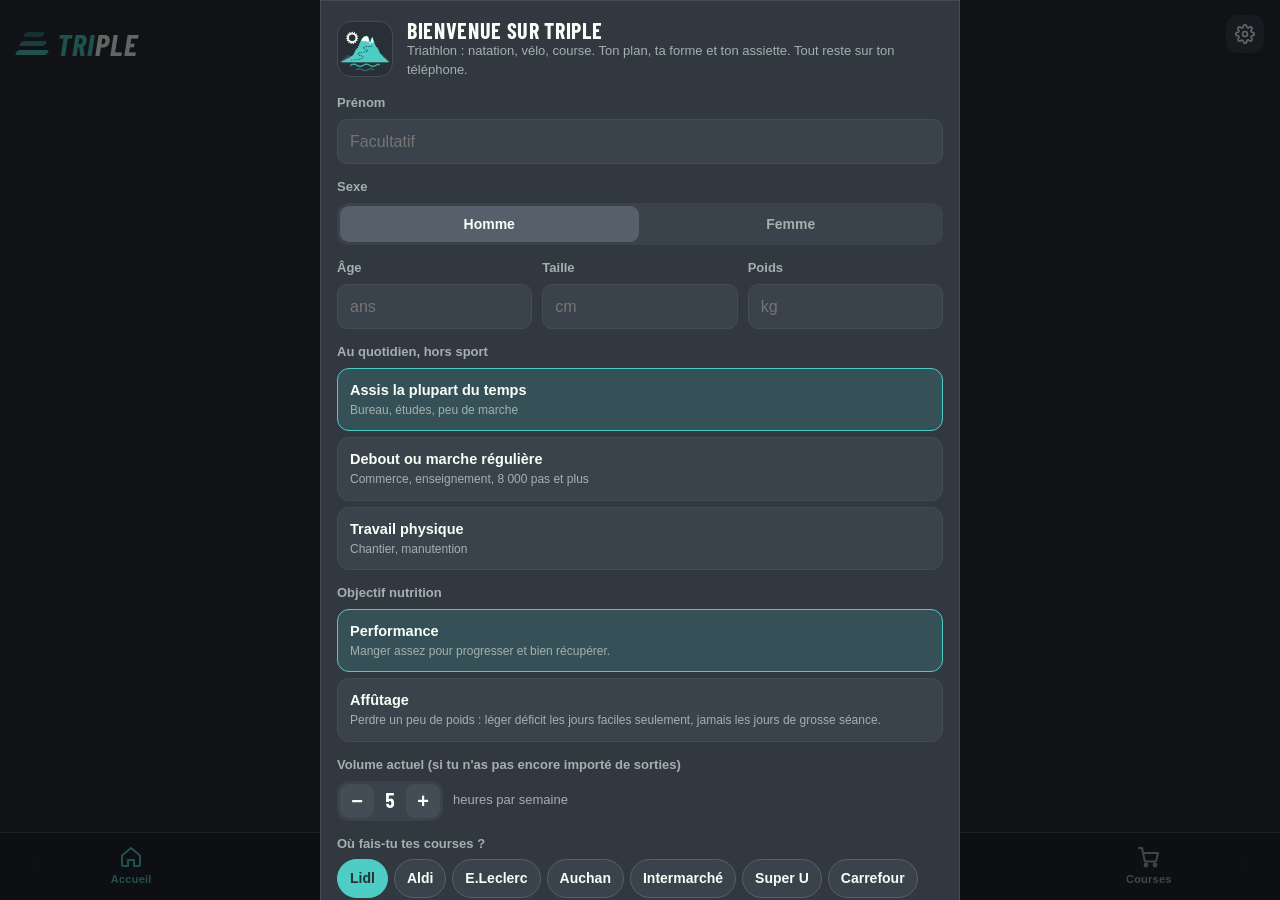
<file: index.html>
<!doctype html>
<html lang="fr">
<head>
<meta charset="utf-8">
<meta name="viewport" content="width=device-width, initial-scale=1, maximum-scale=1, user-scalable=no, viewport-fit=cover">
<title>Triple</title>
<meta name="description" content="Natation, vélo et course : plan d'entraînement, forme, repas et courses.">
<meta name="theme-color" content="#292F36">
<meta name="apple-mobile-web-app-capable" content="yes">
<meta name="mobile-web-app-capable" content="yes">
<meta name="apple-mobile-web-app-status-bar-style" content="black-translucent">
<meta name="apple-mobile-web-app-title" content="Triple">
<link rel="apple-touch-icon" href="icons/icon-180.png">
<link rel="icon" type="image/png" sizes="192x192" href="icons/icon-192.png">
<link rel="manifest" href="manifest.webmanifest">
<link rel="preload" href="fonts/barlow-condensed-latin-700-normal.woff2" as="font" type="font/woff2" crossorigin>
<link rel="stylesheet" href="styles.css">
</head>
<body>
<header class="topbar" id="topbar">
  <h1 id="title"><span class="brandmark" role="img" aria-label="Triple"><span class="sp" aria-hidden="true"><b></b><b></b><b></b></span><span class="w" aria-hidden="true"><em>TRI</em>PLE</span></span></h1>
  <div class="row">
    <button class="iconbtn" id="sync-btn" aria-label="Synchroniser avec Intervals.icu" hidden>
      <svg viewBox="0 0 24 24" fill="none" stroke="currentColor" stroke-width="2" stroke-linecap="round" stroke-linejoin="round"><path d="M21 12a9 9 0 0 1-15.5 6.2L3 16"/><path d="M3 12a9 9 0 0 1 15.5-6.2L21 8"/><path d="M21 3v5h-5M3 21v-5h5"/></svg>
    </button>
    <button class="iconbtn" id="layout-btn" aria-label="Organiser les blocs" hidden>
      <svg viewBox="0 0 24 24" fill="none" stroke="currentColor" stroke-width="2" stroke-linecap="round" stroke-linejoin="round"><path d="M4 6h10M4 12h10M4 18h10"/><path d="M19 4v16M16.5 6.5 19 4l2.5 2.5M16.5 17.5 19 20l2.5-2.5"/></svg>
    </button>
    <button class="iconbtn" id="open-settings" aria-label="Réglages et sauvegarde">
      <svg viewBox="0 0 24 24" fill="none" stroke="currentColor" stroke-width="2" stroke-linecap="round" stroke-linejoin="round"><circle cx="12" cy="12" r="3"/><path d="M19.4 15a1.7 1.7 0 0 0 .3 1.8l.1.1a2 2 0 1 1-2.8 2.8l-.1-.1a1.7 1.7 0 0 0-1.8-.3 1.7 1.7 0 0 0-1 1.5V21a2 2 0 0 1-4 0v-.1a1.7 1.7 0 0 0-1.1-1.5 1.7 1.7 0 0 0-1.8.3l-.1.1a2 2 0 1 1-2.8-2.8l.1-.1a1.7 1.7 0 0 0 .3-1.8 1.7 1.7 0 0 0-1.5-1H3a2 2 0 0 1 0-4h.1a1.7 1.7 0 0 0 1.5-1.1 1.7 1.7 0 0 0-.3-1.8l-.1-.1a2 2 0 1 1 2.8-2.8l.1.1a1.7 1.7 0 0 0 1.8.3H9a1.7 1.7 0 0 0 1-1.5V3a2 2 0 0 1 4 0v.1a1.7 1.7 0 0 0 1 1.5 1.7 1.7 0 0 0 1.8-.3l.1-.1a2 2 0 1 1 2.8 2.8l-.1.1a1.7 1.7 0 0 0-.3 1.8V9a1.7 1.7 0 0 0 1.5 1H21a2 2 0 0 1 0 4h-.1a1.7 1.7 0 0 0-1.5 1z"/></svg>
    </button>
  </div>
</header>

<main id="main">
  <div class="update" id="update-banner" hidden><span>Une nouvelle version de l'app est prête.</span><button class="btn primary" id="update-btn">Mettre à jour</button></div>
  <section class="view" id="view-accueil" data-title="Accueil"></section>
  <section class="view" id="view-entrainement" data-title="Entraînement" hidden></section>
  <section class="view" id="view-suivi" data-title="Suivi" hidden></section>
  <section class="view" id="view-repas" data-title="Repas" hidden></section>
  <section class="view" id="view-courses" data-title="Courses" hidden></section>
</main>

<nav class="tabbar" role="tablist" aria-label="Sections">
  <button class="tab" role="tab" data-tab="accueil" aria-selected="true">
    <svg viewBox="0 0 24 24" fill="none" stroke="currentColor" stroke-width="2" stroke-linecap="round" stroke-linejoin="round"><path d="M3 10.5 12 3l9 7.5V20a1 1 0 0 1-1 1h-5v-6H9v6H4a1 1 0 0 1-1-1z"/></svg>Accueil</button>
  <button class="tab" role="tab" data-tab="entrainement" aria-selected="false">
    <svg viewBox="0 0 24 24" fill="none" stroke="currentColor" stroke-width="2" stroke-linecap="round" stroke-linejoin="round"><rect x="3" y="4.5" width="18" height="16" rx="2"/><path d="M3 9.5h18M8 2.5v4M16 2.5v4"/><path d="m8.5 15 2.2 2.2L15.5 13"/></svg>Plan</button>
  <button class="tab" role="tab" data-tab="suivi" aria-selected="false">
    <svg viewBox="0 0 24 24" fill="none" stroke="currentColor" stroke-width="2" stroke-linecap="round" stroke-linejoin="round"><path d="M3 12h4l3-8 4 16 3-8h4"/></svg>Suivi</button>
  <button class="tab" role="tab" data-tab="repas" aria-selected="false">
    <svg viewBox="0 0 24 24" fill="none" stroke="currentColor" stroke-width="2" stroke-linecap="round" stroke-linejoin="round"><path d="M7 3v8a2 2 0 0 0 2 2v8M11 3v6M3 3v6a4 4 0 0 0 4 4"/><path d="M17 21V3c2.2 1.2 4 4 4 7.5V14h-4"/></svg>Repas</button>
  <button class="tab" role="tab" data-tab="courses" aria-selected="false">
    <svg viewBox="0 0 24 24" fill="none" stroke="currentColor" stroke-width="2" stroke-linecap="round" stroke-linejoin="round"><circle cx="9" cy="20" r="1.4"/><circle cx="18" cy="20" r="1.4"/><path d="M2 3h3l2.6 12.2a1.5 1.5 0 0 0 1.5 1.2h8.8a1.5 1.5 0 0 0 1.5-1.1L21 8H6"/></svg>Courses</button>
</nav>

<div id="sheet-root"></div>
<div class="toast" id="toast" role="status" aria-live="polite" hidden></div>
<input type="file" id="import-input" accept="application/json,.json" hidden>

<script src="data.js"></script>
<script src="engine.js"></script>
<script src="demo.js"></script>
<script src="app.js"></script>
</body>
</html>
</file>
<file: styles.css>
@font-face{font-family:"Barlow Condensed";font-weight:600;font-style:normal;font-display:swap;src:url("fonts/barlow-condensed-latin-600-normal.woff2") format("woff2")}
@font-face{font-family:"Barlow Condensed";font-weight:700;font-style:normal;font-display:swap;src:url("fonts/barlow-condensed-latin-700-normal.woff2") format("woff2")}

/* Palette Triple : Gunmetal #292F36, Medium Turquoise #4ECDC4, Mint Cream #F7FFF7. Tout se change ici. */
:root{
  color-scheme:dark;
  --bg:#292F36; --deep:#22272D; --surface:#313840; --surface2:#3A424B; --line:#444C56; --line2:#56606B;
  --ink:#F7FFF7; --muted:#A3B1AE; --faint:#707C7E;
  --acc:#4ECDC4; --acc-ink:#292F36; --acc-soft:rgba(78,205,196,.16); --acc-deep:#2E6F6B; --acc-text:#7EDCD5;
  --natation:#3D8BDB; --velo:#CCFF00; --course:#FF6A13; --padel:#B026FF;
  --good:#4ECDC4; --good-soft:rgba(78,205,196,.16); --warn:#F4C152; --warn-soft:rgba(244,193,82,.16); --bad:#FF7B72; --bad-soft:rgba(255,123,114,.16);
  --display:"Barlow Condensed","Arial Narrow",-apple-system,sans-serif;
  --body:-apple-system,BlinkMacSystemFont,"SF Pro Text","Segoe UI",Roboto,sans-serif;
  --mono:ui-monospace,"SF Mono",Menlo,Consolas,monospace;
  --tabbar:64px;
  --top:env(safe-area-inset-top,0px); --bottom:env(safe-area-inset-bottom,0px);
}
*{box-sizing:border-box;-webkit-tap-highlight-color:transparent}
html,body{margin:0;background:var(--bg);color:var(--ink);font-family:var(--body);font-size:15px;line-height:1.45;-webkit-text-size-adjust:100%}
body{min-height:100vh;overscroll-behavior-y:none}
[hidden]{display:none!important}
button{font:inherit;color:inherit}
/* Pas de zoom au double tap, sur tous les éléments (iPhone). */
*{touch-action:manipulation}
input,select,textarea{font:inherit;color:var(--ink)}
input[type=number],input[type=date],input[type=text],input[type=search],input[type=password],input[type=time]{background:var(--surface2);border:1px solid var(--line);border-radius:10px;padding:10px 12px;font-size:16px;width:100%;min-width:0}
input:focus-visible,button:focus-visible,summary:focus-visible{outline:2px solid var(--acc);outline-offset:2px}
.num{font-variant-numeric:tabular-nums}

/* ---------- structure ---------- */
.topbar{position:sticky;top:0;z-index:20;background:rgba(41,47,54,.88);backdrop-filter:saturate(1.4) blur(14px);-webkit-backdrop-filter:saturate(1.4) blur(14px);padding:calc(var(--top) + 10px) 16px 10px;display:flex;align-items:center;justify-content:space-between;gap:12px;border-bottom:1px solid transparent}
.topbar.scrolled{border-bottom-color:var(--line)}
.topbar h1{margin:0;font-family:var(--display);font-weight:700;font-size:30px;line-height:1;text-transform:uppercase;letter-spacing:.02em}
.topbar h1 em{font-style:normal;color:var(--acc)}
.iconbtn{appearance:none;border:0;background:var(--surface2);width:38px;height:38px;border-radius:12px;display:grid;place-items:center;cursor:pointer;flex:none}
.iconbtn svg{width:20px;height:20px}
.iconbtn.spin svg{animation:spin 1s linear infinite}
@keyframes spin{to{transform:rotate(360deg)}}
main{padding:12px 16px calc(var(--tabbar) + var(--bottom) + 24px);max-width:640px;margin:0 auto;display:flex;flex-direction:column;gap:14px}
.view{display:flex;flex-direction:column;gap:14px}

.tabbar{position:fixed;left:0;right:0;bottom:0;z-index:30;background:rgba(34,39,45,.94);backdrop-filter:saturate(1.4) blur(16px);-webkit-backdrop-filter:saturate(1.4) blur(16px);border-top:1px solid var(--line);padding:6px 4px calc(var(--bottom) + 6px);display:grid;grid-template-columns:repeat(5,1fr)}
.tab{appearance:none;border:0;background:none;display:flex;flex-direction:column;align-items:center;gap:3px;padding:6px 0;color:var(--muted);font-size:11px;font-weight:600;letter-spacing:.02em;cursor:pointer}
.tab svg{width:24px;height:24px}
.tab[aria-selected="true"]{color:var(--acc)}

/* ---------- surfaces ---------- */
.card{background:var(--surface);border:1px solid var(--line);border-radius:18px;padding:16px;display:flex;flex-direction:column;gap:12px}
.card-head{display:flex;justify-content:space-between;align-items:center;gap:10px}
.eyebrow{font-size:11px;font-weight:700;text-transform:uppercase;letter-spacing:.1em;color:var(--muted)}
h2{margin:0;font-family:var(--display);font-weight:700;font-size:22px;text-transform:uppercase;letter-spacing:.03em;line-height:1.05}
h3{margin:0;font-family:var(--display);font-weight:700;font-size:21px;line-height:1.1;text-wrap:balance}
.muted{color:var(--muted)} .small{font-size:13px} .tiny{font-size:12px}
p{margin:0}
.link{appearance:none;border:0;background:none;color:var(--acc-text);font-weight:600;font-size:14px;padding:4px 0;cursor:pointer}
.btn{appearance:none;border:1px solid var(--line2);background:var(--surface2);color:var(--ink);font-weight:600;font-size:15px;padding:11px 16px;border-radius:12px;cursor:pointer;display:inline-flex;align-items:center;justify-content:center;gap:8px;text-align:center}
.btn.primary{background:var(--acc);border-color:var(--acc);color:var(--acc-ink)}
.btn.danger{color:var(--bad);border-color:rgba(255,123,114,.4)}
.btn.block{width:100%}
.btn:disabled{opacity:.5;cursor:default}
.btn:active:not(:disabled){transform:scale(.98)}
.row{display:flex;gap:10px;align-items:center}
.row.wrap{flex-wrap:wrap}
.row.between{justify-content:space-between}
.grow{flex:1;min-width:0}
.chip{display:inline-flex;align-items:center;gap:5px;font-size:12px;font-weight:700;padding:3px 9px;border-radius:999px;white-space:nowrap;letter-spacing:.02em}
.chip.acc{background:var(--acc-soft);color:var(--acc-text)}
.chip.good{background:var(--good-soft);color:var(--good)}
.chip.warn{background:var(--warn-soft);color:var(--warn)}
.chip.bad{background:var(--bad-soft);color:var(--bad)}
.chip.grey{background:var(--surface2);color:var(--muted)}
.chip.sport{background:var(--surface2);color:var(--ink)}
.chip.sport::before{content:"";width:8px;height:8px;border-radius:50%;background:var(--sc,var(--muted))}
.natation{--sc:var(--natation)} .velo{--sc:var(--velo)} .course{--sc:var(--course)} .padel{--sc:var(--padel)} .autre{--sc:var(--muted)}

.stats{display:grid;grid-template-columns:repeat(3,minmax(0,1fr));gap:1px;background:var(--line);border:1px solid var(--line);border-radius:16px;overflow:hidden}
.stats.two{grid-template-columns:repeat(2,minmax(0,1fr))}
.stats.four{grid-template-columns:repeat(4,minmax(0,1fr))}
.stat{background:var(--surface);padding:11px 12px;display:flex;flex-direction:column;gap:2px;min-width:0}
.stat .v{font-family:var(--display);font-weight:700;font-size:26px;line-height:1;font-variant-numeric:tabular-nums;white-space:nowrap}
.stat .v small{font-family:var(--body);font-size:12px;font-weight:500;color:var(--muted);margin-left:2px}
.stats.four .stat{padding:10px 8px}
.stats.four .stat .v{font-size:21px}
@media (max-width:370px){.stats.four{grid-template-columns:repeat(2,minmax(0,1fr))}}

.seg{display:grid;grid-auto-flow:column;grid-auto-columns:1fr;background:var(--surface2);padding:3px;border-radius:12px;gap:3px}
.seg button{appearance:none;border:0;background:none;color:var(--muted);font-weight:600;font-size:14px;padding:8px 6px;border-radius:9px;cursor:pointer;white-space:nowrap}
.seg button[aria-pressed="true"]{background:var(--line2);color:var(--ink)}
.seg.acc button[aria-pressed="true"]{background:var(--acc);color:var(--acc-ink)}

details.fold{border-top:1px solid var(--line);padding-top:10px}
details.fold summary{list-style:none;cursor:pointer;display:flex;justify-content:space-between;align-items:center;font-weight:600;font-size:14px}
details.fold summary::-webkit-details-marker{display:none}
details.fold summary::after{content:"";width:8px;height:8px;border-right:2px solid var(--muted);border-bottom:2px solid var(--muted);transform:rotate(45deg);margin-right:4px;transition:transform .2s}
details.fold[open] summary::after{transform:rotate(-135deg)}
.keys{margin:0;padding-left:18px;display:flex;flex-direction:column;gap:5px;font-size:14px}
.keys li::marker{color:var(--acc)}
.mini-list{display:flex;flex-direction:column}
.mini-list .li{display:flex;justify-content:space-between;align-items:center;gap:10px;padding:8px 0;border-bottom:1px solid var(--line);font-size:14px}
.mini-list .li:last-child{border-bottom:0}
.bar{height:6px;background:var(--surface2);border-radius:99px;overflow:hidden}
.bar i{display:block;height:100%;background:var(--acc);border-radius:99px;transition:width .3s}
.dots{display:flex;gap:6px}
.dots i{width:10px;height:10px;border-radius:50%;background:var(--line2)}
.dots i.on{background:var(--acc)}
.verdict{display:flex;gap:10px;align-items:flex-start;padding:12px 14px;border-radius:14px;background:var(--surface2);font-size:14px}
.verdict.warn{background:var(--warn-soft)} .verdict.bad{background:var(--bad-soft)}
.empty{padding:18px;text-align:center;color:var(--muted);font-size:14px;border:1px dashed var(--line2);border-radius:14px}
.bigval{font-family:var(--display);font-weight:700;font-size:40px;line-height:1;font-variant-numeric:tabular-nums}
.bigval small{font-size:18px;color:var(--muted);margin-left:3px;font-weight:600}
.macros-row{display:flex;gap:16px;flex-wrap:wrap;font-size:13px;color:var(--muted)}
.macros-row b{font-family:var(--display);font-size:20px;color:var(--ink);font-weight:700;margin-right:2px}

/* ---------- séance du jour ---------- */
.hero{position:relative;overflow:hidden;border-radius:22px;padding:18px 16px 16px;background:var(--deep);border:1px solid var(--line);display:flex;flex-direction:column;gap:10px}
.hero::before{content:"";position:absolute;left:0;top:0;bottom:0;width:5px;background:var(--sc,var(--acc))}
.hero svg.ribbon{position:absolute;right:-40px;top:-56px;width:200px;height:155px;opacity:.4;pointer-events:none}
.hero > *:not(.ribbon){position:relative}
.hero .t{font-family:var(--display);font-weight:700;font-size:34px;line-height:.95;text-transform:uppercase;letter-spacing:.01em;text-wrap:balance}
.hero .d{font-family:var(--display);font-weight:700;font-size:56px;line-height:.9;font-variant-numeric:tabular-nums}
.hero .d small{font-size:22px;color:var(--muted);margin-left:6px;font-weight:600}
.track{display:grid;grid-template-columns:repeat(4,1fr);gap:4px}
.track i{height:8px;border-radius:3px;background:var(--line)}
.track i.done{background:var(--acc-deep)}
.track i.now{background:var(--acc);box-shadow:0 0 0 2px rgba(78,205,196,.35)}
.track i.rec{background:repeating-linear-gradient(135deg,var(--line) 0 3px,var(--line2) 3px 6px)}
.track i.rec.now{background:repeating-linear-gradient(135deg,var(--acc) 0 3px,var(--acc-deep) 3px 6px)}
.also{display:flex;flex-direction:column;gap:6px;border-top:1px solid var(--line);padding-top:10px}
.track-lab{display:grid;grid-template-columns:repeat(4,1fr);gap:4px;font-size:10.5px;color:var(--muted);text-align:center;font-weight:600}

/* ---------- semaine ---------- */
.dayrow{display:grid;grid-template-columns:46px 1fr auto;gap:10px;align-items:center;padding:10px 0;border-bottom:1px solid var(--line)}
.dayrow:last-child{border-bottom:0}
.dayrow .dl{display:flex;flex-direction:column;align-items:center;line-height:1.05}
.dayrow .dl b{font-family:var(--display);font-size:13px;text-transform:uppercase;letter-spacing:.06em;color:var(--muted)}
.dayrow .dl span{font-family:var(--display);font-weight:700;font-size:22px}
.dayrow.today .dl b,.dayrow.today .dl span{color:var(--acc)}
.sess{appearance:none;border:0;background:var(--surface2);border-radius:12px;padding:9px 11px;text-align:left;cursor:pointer;display:flex;flex-direction:column;gap:1px;min-width:0;border-left:4px solid var(--sc,var(--line2))}
.sess .nm{font-weight:650;font-size:14.5px;display:flex;gap:6px;align-items:center;flex-wrap:wrap}
.sess .sb{font-size:12.5px;color:var(--muted);white-space:nowrap;overflow:hidden;text-overflow:ellipsis}
.sess.skip{opacity:.5}
.sess.skip .nm{text-decoration:line-through}
.sess.rest{background:none;border-left-color:transparent;color:var(--faint);padding-left:4px;cursor:default}
.sess.extra{border-left-style:dashed}
.st{width:28px;height:28px;border-radius:50%;display:grid;place-items:center;flex:none;border:2px solid var(--line2)}
.st svg{width:14px;height:14px}
.st.done{background:var(--acc);border-color:var(--acc)}
.st.miss{border-color:rgba(255,123,114,.55);color:var(--bad)}
.st.none{border-color:transparent}
.star{color:var(--acc);font-size:12px}
.split{display:flex;height:10px;border-radius:99px;overflow:hidden;gap:2px;background:var(--surface)}
.split i{display:block;height:100%;background:var(--sc)}
.legend{display:flex;gap:12px;flex-wrap:wrap;font-size:12.5px;color:var(--muted)}
.legend span{display:inline-flex;align-items:center;gap:6px}
.legend span::before{content:"";width:10px;height:10px;border-radius:3px;background:var(--sc)}
.legend .ln::before{height:3px;border-radius:2px}
.legend .ln.dash::before{background:repeating-linear-gradient(90deg,var(--sc) 0 4px,transparent 4px 7px)}

.avail{display:flex;flex-direction:column}
.avail .li{display:flex;align-items:center;justify-content:space-between;gap:10px;padding:6px 0;border-bottom:1px solid var(--line)}
.avail .li:last-child{border-bottom:0}
.avail .lab{font-weight:600;min-width:70px}
.avail .val{font-family:var(--display);font-weight:700;font-size:19px;min-width:62px;text-align:center}
.avail .val.off{color:var(--faint)}
.stepper{display:flex;align-items:center;gap:2px;background:var(--surface2);border-radius:12px;padding:3px;flex:none}
.stepper button{appearance:none;border:0;background:var(--line);color:var(--ink);width:34px;height:34px;border-radius:9px;font-size:20px;font-weight:600;cursor:pointer;line-height:1}
.stepper button:disabled{opacity:.35;cursor:default}
.stepper span{min-width:28px;text-align:center;font-family:var(--display);font-weight:700;font-size:20px}

/* ---------- détail d'une séance ---------- */
.blocks{display:flex;flex-direction:column;gap:8px}
.blk{background:var(--surface2);border-radius:12px;padding:10px 12px;display:flex;flex-direction:column;gap:4px}
.blk .bh{display:flex;justify-content:space-between;gap:8px;font-weight:700;font-size:13px;text-transform:uppercase;letter-spacing:.06em;color:var(--muted)}
.blk .bh .rep{color:var(--acc-text)}
.stp{display:grid;grid-template-columns:auto 1fr;gap:2px 10px;font-size:14px;align-items:baseline}
.stp .du{font-family:var(--mono);font-size:13px;color:var(--ink);min-width:58px}
.stp .tg{color:var(--muted);font-size:13px}
.stp .zc{display:inline-block;width:8px;height:8px;border-radius:2px;margin-right:6px;vertical-align:1px}
.code{font-family:var(--mono);font-size:12px;white-space:pre-wrap;background:var(--surface2);border-radius:10px;padding:10px;color:var(--muted);margin-top:8px}

/* ---------- graphiques ---------- */
.chart{position:relative}
.chart svg{width:100%;height:auto;display:block;touch-action:pan-y}
.chart text{fill:var(--muted);font-family:var(--mono);font-size:10px}
.tip{position:absolute;top:4px;pointer-events:none;background:var(--ink);color:var(--bg);font-size:12px;font-weight:600;padding:6px 8px;border-radius:8px;white-space:nowrap;box-shadow:0 6px 18px rgba(0,0,0,.4);line-height:1.35}
.spark{width:100%;height:46px;display:block}

/* ---------- sorties ---------- */
.act{display:grid;grid-template-columns:1fr auto;gap:2px 10px;padding:10px 0;border-bottom:1px solid var(--line)}
.act:last-child{border-bottom:0}
.act .nm{font-weight:600;font-size:14.5px;display:flex;gap:6px;align-items:center;min-width:0}
.act .nm span{white-space:nowrap;overflow:hidden;text-overflow:ellipsis}
.act .nm::before{content:"";flex:none;width:8px;height:8px;border-radius:50%;background:var(--sc)}
.act .meta{font-size:12.5px;color:var(--muted);grid-column:1/-1}
.act .ld{font-family:var(--mono);font-size:12.5px;color:var(--muted);text-align:right}

/* ---------- repas ---------- */
.today-list{display:flex;flex-direction:column}
.tl{display:flex;align-items:center;gap:12px;padding:10px 0;border-bottom:1px solid var(--line)}
.tl:last-child{border-bottom:0}
.check{appearance:none;flex:none;width:26px;height:26px;border-radius:50%;border:2px solid var(--line2);background:none;display:grid;place-items:center;cursor:pointer;padding:0}
.check svg{width:14px;height:14px;opacity:0}
.check[aria-checked="true"]{background:var(--acc);border-color:var(--acc)}
.check[aria-checked="true"] svg{opacity:1}
.tl .txt{flex:1;min-width:0;display:flex;flex-direction:column;appearance:none;border:0;background:none;padding:0;text-align:left;cursor:pointer}
.tl .nm{font-weight:600;font-size:14.5px}
.tl.done .nm{color:var(--muted);text-decoration:line-through}
.tl .k{font-family:var(--mono);font-size:12px;color:var(--muted);white-space:nowrap}
.moments{display:grid;grid-template-columns:repeat(4,minmax(0,1fr));gap:6px}
.mo{appearance:none;border:1px solid var(--line);background:var(--surface);border-radius:12px;padding:8px 4px;display:flex;flex-direction:column;align-items:center;gap:2px;cursor:pointer;min-width:0}
.mo .mn{font-family:var(--display);font-weight:700;font-size:16px;text-transform:uppercase;letter-spacing:.02em;white-space:nowrap}
.mo .mc{font-family:var(--mono);font-size:11.5px}
.mo .mc.ok{color:var(--good)} .mo .mc.ko{color:var(--warn)}
.mo[aria-pressed="true"]{border-color:var(--acc);background:var(--acc-soft)}
.meal{background:var(--surface);border:1px solid var(--line);border-radius:18px;padding:16px;display:flex;flex-direction:column;gap:12px}
.meal.planned{border-color:var(--acc-deep);box-shadow:inset 3px 0 0 var(--acc)}
.meal-top{display:flex;justify-content:space-between;gap:10px;align-items:center}
.meal.planned .stepper span{color:var(--acc-text)}
.ing{list-style:none;margin:0;padding:0;display:grid;grid-template-columns:1fr 1fr;gap:0 14px;font-size:14px}
.ing li{display:flex;gap:8px;padding:5px 0;border-bottom:1px solid var(--line)}
.ing .q{font-family:var(--mono);font-size:12.5px;color:var(--acc-text);min-width:62px}
@media (max-width:400px){.ing{grid-template-columns:1fr}}
.steps{margin:8px 0 0;padding-left:20px;display:flex;flex-direction:column;gap:6px;font-size:14px}
.steps li::marker{color:var(--acc);font-weight:700}
.batch{font-size:13px;color:var(--muted);background:var(--surface2);border-radius:10px;padding:8px 10px}
.batch b{color:var(--ink)}
.section-head{display:flex;justify-content:space-between;align-items:baseline;margin-top:6px}
.ravito{display:flex;flex-direction:column;gap:6px}
.ravito .li{display:flex;gap:10px;align-items:baseline;font-size:14px}
.ravito .li b{font-family:var(--display);font-size:20px;min-width:28px;text-align:right}

/* ---------- courses ---------- */
.group h3{font-size:18px;text-transform:uppercase;letter-spacing:.05em;color:var(--acc-text);margin:4px 0 2px}
.item{display:flex;gap:12px;align-items:flex-start;padding:11px 0;border-bottom:1px solid var(--line)}
.item:last-child{border-bottom:0}
.item .txt{flex:1;min-width:0;display:flex;flex-direction:column;gap:1px;cursor:pointer}
.item .nm{font-weight:600;font-size:14.5px}
.item.done .nm{text-decoration:line-through;color:var(--muted)}
.item .right{display:flex;flex-direction:column;align-items:flex-end;gap:4px;flex:none}
.item .qty{font-family:var(--mono);font-size:12.5px;color:var(--muted)}
.pricebtn{appearance:none;border:1px solid var(--line);background:var(--surface2);border-radius:8px;padding:3px 8px;font-family:var(--mono);font-size:12.5px;cursor:pointer;display:flex;gap:6px;align-items:center}
.pricebtn .edited{width:6px;height:6px;border-radius:50%;background:var(--warn)}

/* ---------- feuilles / toast ---------- */
.scrim{position:fixed;inset:0;background:rgba(0,0,0,.6);z-index:40;display:flex;align-items:flex-end;justify-content:center}
.sheet{background:var(--surface);border:1px solid var(--line);border-bottom:0;border-radius:22px 22px 0 0;width:100%;max-width:640px;max-height:90vh;overflow:auto;padding:10px 16px calc(var(--bottom) + 20px);display:flex;flex-direction:column;gap:14px;animation:up .22s ease-out}
.sheet .grab{width:40px;height:5px;border-radius:9px;background:var(--line2);margin:0 auto 4px;flex:none}
.sheet.full{max-height:100vh;height:100%;border-radius:0;padding-top:calc(var(--top) + 18px)}
@keyframes up{from{transform:translateY(40px);opacity:.4}to{transform:none;opacity:1}}
@media (prefers-reduced-motion:reduce){.sheet{animation:none}.bar i{transition:none}.iconbtn.spin svg{animation:none}}
.field{display:flex;flex-direction:column;gap:6px}
.field label,.field .lab{font-size:13px;font-weight:600;color:var(--muted)}
.two{display:grid;grid-template-columns:1fr 1fr;gap:10px}
.three{display:grid;grid-template-columns:repeat(3,minmax(0,1fr));gap:10px}
.opts{display:flex;flex-direction:column;gap:6px}
.opt{appearance:none;border:1px solid var(--line);background:var(--surface2);border-radius:12px;padding:11px 12px;display:flex;align-items:center;gap:10px;text-align:left;cursor:pointer;width:100%}
.opt .grow{display:flex;flex-direction:column;gap:1px}
.opt .nm{font-weight:600;font-size:14.5px}
.opt .k{font-family:var(--mono);font-size:12px;color:var(--muted);white-space:nowrap}
.opt.sel{border-color:var(--acc);background:var(--acc-soft)}
.chips{display:flex;flex-wrap:wrap;gap:6px}
.chipbtn{appearance:none;border:1px solid var(--line2);background:var(--surface2);color:var(--ink);border-radius:999px;padding:8px 12px;font-size:14px;font-weight:600;cursor:pointer;display:inline-flex;align-items:center;gap:6px}
.chipbtn[aria-pressed="true"]{background:var(--acc);border-color:var(--acc);color:var(--acc-ink)}
.switch{display:flex;gap:10px;align-items:center;font-size:14px;cursor:pointer}
.switch input{width:22px;height:22px;accent-color:var(--acc);flex:none}
.steps-guide{margin:0;padding-left:20px;display:flex;flex-direction:column;gap:6px;font-size:14px}
.steps-guide li::marker{color:var(--acc);font-weight:700}
.brand{display:flex;gap:14px;align-items:center}
.brand .logo{width:56px;height:56px;border-radius:14px;flex:none;background:var(--bg) url("icons/icon-192.png") center/cover;border:1px solid var(--line)}
.calc{display:flex;flex-direction:column;border:1px solid var(--line);border-radius:14px;overflow:hidden}
.calc .li{display:flex;justify-content:space-between;align-items:center;gap:12px;padding:12px 14px;border-bottom:1px solid var(--line);font-size:14.5px}
.calc .li:last-child{border-bottom:0}
.calc .li b{font-family:var(--display);font-size:22px;white-space:nowrap}
.calc .li.hl{background:var(--acc-soft)}
.calc .li.hl b{color:var(--acc-text)}
.err{color:var(--bad);font-size:13.5px}
.toast{position:fixed;left:50%;bottom:calc(var(--tabbar) + var(--bottom) + 14px);transform:translateX(-50%);background:var(--ink);color:var(--bg);font-weight:600;font-size:14px;padding:10px 16px;border-radius:12px;z-index:50;box-shadow:0 8px 24px rgba(0,0,0,.4);max-width:calc(100% - 32px);text-align:center}
.update{display:flex;justify-content:space-between;align-items:center;gap:10px;background:var(--acc-soft);border:1px solid var(--acc-deep);border-radius:14px;padding:10px 12px;font-size:14px}

/* ---------- goûts ---------- */
.ico{width:14px;height:14px;flex:none;vertical-align:-2px}
.btn .ico{width:16px;height:16px}
.chip.nope{background:var(--bad-soft);color:var(--bad)}
.adapt{color:var(--acc-text);background:var(--acc-soft);border-radius:10px;padding:7px 10px;line-height:1.4}
.taste-row{display:flex;align-items:center;justify-content:space-between;gap:10px;padding:6px 0;border-bottom:1px solid var(--line)}
.taste-row:last-child{border-bottom:0}
.taste-row .nm{font-size:14.5px;font-weight:600;min-width:0}
.taste-row.like .nm{color:var(--acc-text)}
.taste-row.nope .nm{color:var(--muted);text-decoration:line-through}
.taste-btns{display:flex;gap:6px;flex:none}
.tbtn{appearance:none;width:44px;height:36px;border-radius:10px;border:1px solid var(--line2);background:var(--surface2);color:var(--faint);display:grid;place-items:center;cursor:pointer;padding:0}
.tbtn .ico{width:18px;height:18px}
.tbtn.like[aria-pressed="true"]{background:var(--acc);border-color:var(--acc);color:var(--acc-ink)}
.tbtn.nope[aria-pressed="true"]{background:var(--bad-soft);border-color:var(--bad);color:var(--bad)}

/* ---------- saison ---------- */
.season-wrap{position:relative;padding:6px 0}
.season{display:flex;gap:3px;height:10px}
.season i{border-radius:3px;background:var(--surface2);min-width:0}
.season i.now{background:var(--acc)}
.season-mark{position:absolute;top:0;width:3px;height:22px;margin-left:-1.5px;border-radius:2px;background:var(--ink)}
.season-lab{display:flex;gap:3px;font-size:11px;font-weight:700;color:var(--muted);text-align:center}
.season-lab span{min-width:0;overflow:hidden;text-overflow:ellipsis;white-space:nowrap}
.season-lab span.now{color:var(--acc-text)}
.season-months{position:relative;height:13px;font-family:var(--mono);font-size:10px;color:var(--faint)}
.season-months span{position:absolute;top:0;white-space:nowrap}

/* ---------- objectifs ---------- */
.tri{--sc:var(--acc)}
.goal-list{display:flex;flex-direction:column}
.goal-row{appearance:none;border:0;border-bottom:1px solid var(--line);background:none;display:flex;align-items:center;gap:10px;padding:10px 0;text-align:left;cursor:pointer;width:100%}
.goal-row:last-child{border-bottom:0}
.goal-row .grow{display:flex;flex-direction:column;gap:1px}
.goal-row .nm{font-weight:650;font-size:15px}
.season i.rec{background:var(--line)}
.season-wrap .season-mark{top:1px;height:20px;box-shadow:0 0 0 2px var(--surface)}
.season-wrap .season-mark.b{top:4px;height:14px;width:2px;margin-left:-1px;background:var(--muted)}
.season-key{display:flex;align-items:center;gap:6px;margin-top:2px}
.season-key b{display:inline-block;width:3px;height:12px;border-radius:2px;background:var(--ink)}
.season-key b.key-b{width:2px;height:9px;background:var(--muted);margin-left:8px}
.season i.inj{background:repeating-linear-gradient(135deg,var(--warn-soft) 0 4px,var(--surface2) 4px 8px)}
.season i.inj.now{background:repeating-linear-gradient(135deg,var(--warn) 0 4px,var(--surface2) 4px 8px)}
.parts{display:flex;flex-direction:column;gap:6px}
.parts .li{display:flex;justify-content:space-between;gap:10px;background:var(--surface2);border-radius:12px;padding:10px 12px;border-left:4px solid var(--sc)}

/* ---------- padel ---------- */
.padel-row{display:flex;align-items:center;gap:12px;margin-top:12px;padding:10px 12px;border-radius:12px;background:var(--surface2);border-left:4px solid var(--padel)}
.padel-row .grow{display:flex;flex-direction:column;gap:2px;min-width:0}
.padel-row .nm{font-weight:650;font-size:14.5px}
.padel-off{margin-top:10px}

/* ---------- organiser les blocs ---------- */
.lay{list-style:none;margin:4px 0 14px;padding:0;display:flex;flex-direction:column;gap:8px}
.lay-row{display:flex;align-items:center;gap:6px;padding:8px 8px 8px 4px;border-radius:12px;background:var(--surface2);border:1px solid var(--line);transition:transform .15s ease;position:relative}
.lay-row.drag{transition:none;z-index:2;box-shadow:0 8px 24px rgba(0,0,0,.35);border-color:var(--acc)}
.lay-row.off .nm{color:var(--faint);text-decoration:line-through}
.lay-row .nm{flex:1;min-width:0;font-weight:600;font-size:15px}
.lay-row .grip{width:36px;height:40px;display:grid;place-items:center;color:var(--muted);touch-action:none;cursor:grab;flex:none}
.lay-row .grip svg{width:20px;height:20px}
.lay-btn{width:40px;height:40px;border-radius:10px;border:1px solid var(--line);background:var(--surface);color:var(--ink);font-size:18px;font-weight:700;display:grid;place-items:center;flex:none}
.lay-btn:disabled{opacity:.35}
.lay-btn svg{width:20px;height:20px}
.lay-btn[aria-pressed="false"]{color:var(--faint)}
.lay-link{display:flex;align-items:center;justify-content:center;gap:8px;margin:6px auto 18px;color:var(--muted)}
.lay-link svg{width:18px;height:18px}

/* ---------- Ninja CRISPi ---------- */
.crispi{margin:12px 0;padding:12px 14px;border-radius:12px;background:var(--surface2);border-left:4px solid var(--acc)}
.crispi-h{display:flex;align-items:center;gap:10px;flex-wrap:wrap;margin-bottom:6px}
.crispi .steps{margin:6px 0 8px}

/* ---------- logo Triple (barre du haut) ---------- */
.brandmark{display:inline-flex;align-items:center;gap:10px}
.brandmark .sp{display:flex;flex-direction:column;gap:4px}
.brandmark .sp b{display:block;height:5px;border-radius:3px;background:var(--acc);transform:skewX(-30deg)}
.brandmark .sp b:nth-child(1){width:20px;margin-left:8px;opacity:.45}
.brandmark .sp b:nth-child(2){width:26px;margin-left:4px;opacity:.7}
.brandmark .sp b:nth-child(3){width:32px}
.brandmark .w{display:inline-block;transform:skewX(-9deg);letter-spacing:.03em}
.brandmark em{font-style:normal;color:var(--acc)}

/* ---------- temps par zone ---------- */
.zbig{display:grid;grid-template-columns:repeat(3,1fr);gap:8px;margin:4px 0 12px}
.zbig>div{display:flex;flex-direction:column;gap:2px}
.zbig .bigval{font-size:34px}
.zbar{display:flex;gap:2px;height:14px;margin:0 0 10px}
.zbar i{display:block;min-width:2px;border-radius:4px}
.zlist .li{display:flex;align-items:center;gap:10px;padding:7px 0;border-top:1px solid var(--line);font-size:14px}
.zlist .zk{width:12px;height:12px;border-radius:3px;flex:none}
.zlist .zp{width:44px;text-align:right}
.zwk{cursor:pointer}

/* ---------- repos et vacances ---------- */
.periods{display:flex;flex-direction:column;gap:8px;margin:4px 0 12px}
.period-row{appearance:none;display:flex;align-items:center;gap:12px;width:100%;text-align:left;padding:10px 12px;border-radius:12px;background:var(--surface2);border:0;border-left:4px solid var(--acc);cursor:pointer}
.period-row.repos{border-left-color:var(--muted)}
.period-row .grow{display:flex;flex-direction:column;gap:2px;min-width:0}
.period-row .nm{font-weight:650;font-size:14.5px;display:flex;align-items:center;gap:8px}
.period-row .chip{font-size:11px;padding:2px 7px}
.period-row .chev{color:var(--faint);font-size:20px;line-height:1}
.sess.rest.pause{color:var(--acc-text);font-weight:600}
</file>
